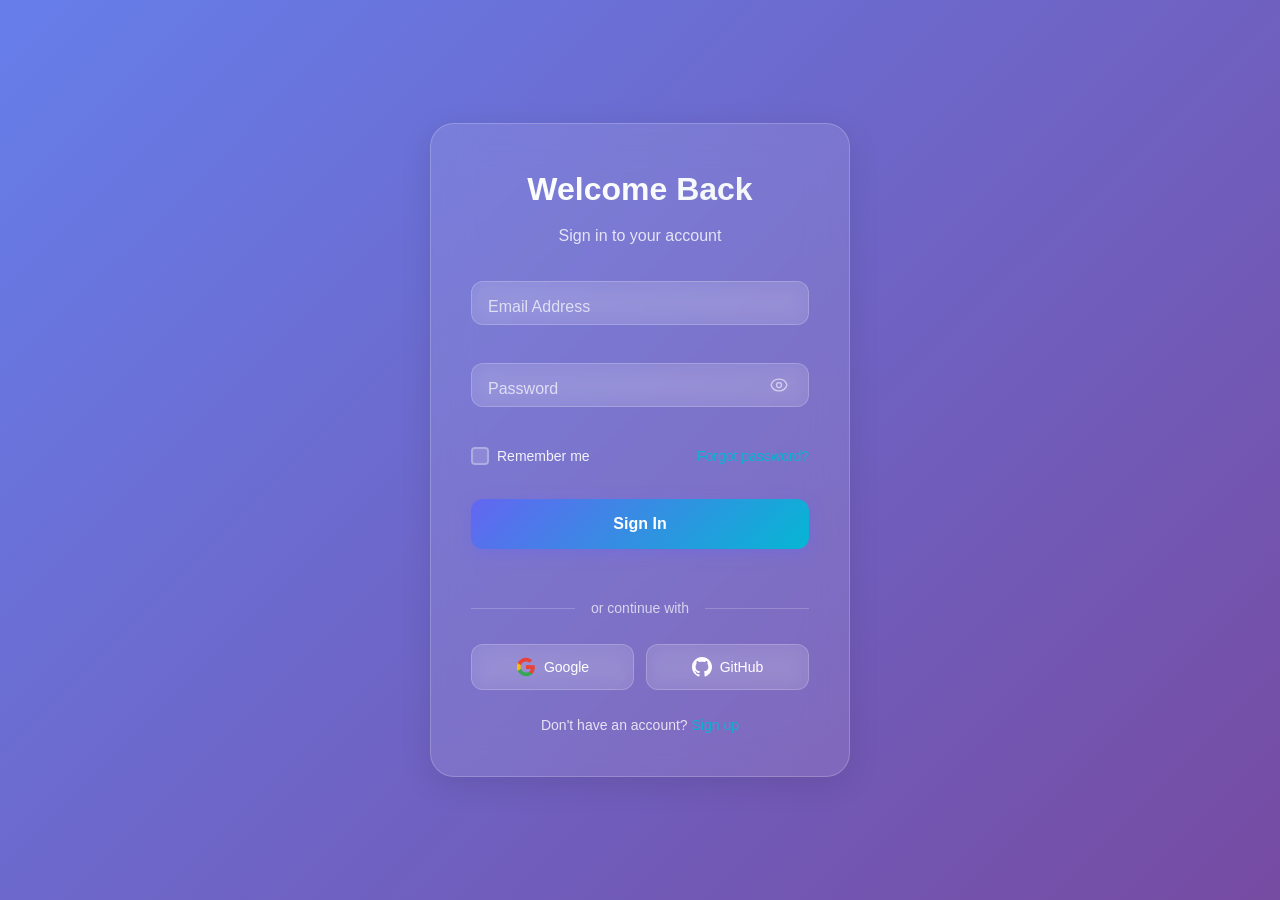
<file: login-page-1/index.html>
<!doctype html>
<html lang="en">
  <head>
    <meta charset="UTF-8" />
    <meta name="viewport" content="width=device-width, initial-scale=1.0" />
    <title>Document</title>
    <link rel="stylesheet" href="style.css" />
  </head>
  <body>
    <div class="login-container">
      <div class="login-card">
        <div class="login-header">
          <h2>Welcome Back</h2>
          <p>Sign in to your account</p>
        </div>

        <form class="login-form" id="loginForm" novalidate>
          <div class="form-group">
            <div class="input-wrapper">
              <input
                type="email"
                id="email"
                name="email"
                required
                autocomplete="email"
                placeholder="Email Address"
              />
              <label for="email">Email Address</label>
              <span class="focus-border"></span>
            </div>
            <span class="error-message" id="emailError"></span>
          </div>

          <div class="form-group">
            <div class="input-wrapper password-wrapper">
              <input
                type="password"
                id="password"
                name="password"
                required
                autocomplete="current-password"
                placeholder="Password"
              />
              <label for="password">Password</label>
              <button
                type="button"
                class="password-toggle"
                id="passwordToggle"
                aria-label="Toggle password visibility"
              >
                <span class="eye-icon"></span>
              </button>
              <span class="focus-border"></span>
            </div>
            <span class="error-message" id="passwordError"></span>
          </div>

          <div class="form-options">
            <label class="remember-wrapper">
              <input type="checkbox" id="remember" name="remember" />
              <span class="checkbox-label">
                <span class="checkmark"></span>
                Remember me
              </span>
            </label>
            <a href="#" class="forgot-password">Forgot password?</a>
          </div>

          <button type="submit" class="login-btn btn">
            <span class="btn-text">Sign In</span>
            <span class="btn-loader"></span>
          </button>
        </form>

        <div class="divider">
          <span>or continue with</span>
        </div>

        <div class="social-login">
          <button type="button" class="social-btn google-btn">
            <span class="social-icon google-icon"></span>
            Google
          </button>
          <button type="button" class="social-btn github-btn">
            <span class="social-icon github-icon"></span>
            GitHub
          </button>
        </div>

        <div class="signup-link">
          <p>Don't have an account? <a href="#">Sign up</a></p>
        </div>

        <div class="success-message" id="successMessage">
          <div class="success-icon">✓</div>
          <h3>Login Successful!</h3>
          <p>Redirecting to your dashboard...</p>
        </div>
      </div>
    </div>

    <script src="script.js"></script>
  </body>
</html>
</file>
<file: login-page-1/style.css>
/* Glassmorphism Login Form - Complete & Self-Contained */

* {
    margin: 0;
    padding: 0;
    box-sizing: border-box;
}

body {
    font-family: 'Inter', -apple-system, BlinkMacSystemFont, 'Segoe UI', Roboto, sans-serif;
    background: linear-gradient(135deg, #667eea 0%, #764ba2 100%);
    min-height: 100vh;
    display: flex;
    align-items: center;
    justify-content: center;
    padding: 20px;
    line-height: 1.6;
}

.login-container {
    width: 100%;
    max-width: 420px;
    perspective: 1000px;
}

/* Form Group & Input Styles */
.form-group {
    margin-bottom: 24px;
    position: relative;
}

.input-wrapper {
    position: relative;
    display: flex;
    flex-direction: column;
}

.input-wrapper input {
    background: rgba(255, 255, 255, 0.1);
    border: 1px solid rgba(255, 255, 255, 0.2);
    border-radius: 12px;
    padding: 16px 16px 8px 16px;
    color: white;
    font-size: 16px;
    font-weight: 400;
    transition: all 0.3s cubic-bezier(0.4, 0, 0.2, 1);
    width: 100%;
    outline: none;
    backdrop-filter: blur(10px);
}

.input-wrapper input::placeholder {
    color: rgba(255, 255, 255, 0.7);
}

.input-wrapper input:focus::placeholder {
    color: transparent;
}

.input-wrapper label {
    position: absolute;
    left: 16px;
    top: 16px;
    color: rgba(255, 255, 255, 0.7);
    font-size: 16px;
    font-weight: 400;
    transition: all 0.3s cubic-bezier(0.4, 0, 0.2, 1);
    pointer-events: auto;
    transform-origin: left top;
    opacity: 0;
}

.input-wrapper input:focus,
.input-wrapper input:valid {
    border-color: #06b6d4;
    background: rgba(255, 255, 255, 0.15);
    transform: translateY(-2px);
    box-shadow: 0 8px 25px rgba(6, 182, 212, 0.2);
}

.input-wrapper input:focus+label,
.input-wrapper input:valid+label {
    transform: translateY(-32px) scale(0.85);
    color: rgba(255, 255, 255, 0.7);
    font-weight: 500;
    opacity: 1;
}

.focus-border {
    position: absolute;
    bottom: 0;
    left: 50%;
    width: 0;
    height: 2px;
    background: linear-gradient(90deg, #06b6d4, #6366f1);
    transition: all 0.3s cubic-bezier(0.4, 0, 0.2, 1);
    transform: translateX(-50%);
    border-radius: 2px;
}

.input-wrapper input:focus~.focus-border {
    width: 100%;
}

/* Error States */
.error-message {
    display: block;
    color: #ef4444;
    font-size: 12px;
    font-weight: 500;
    margin-top: 6px;
    margin-left: 4px;
    opacity: 0;
    transform: translateY(-10px);
    transition: all 0.3s cubic-bezier(0.4, 0, 0.2, 1);
    background: rgba(239, 68, 68, 0.1);
    padding: 4px 8px;
    border-radius: 6px;
    backdrop-filter: blur(10px);
}

.error-message.show {
    opacity: 1;
    transform: translateY(0);
}

.form-group.error .input-wrapper input {
    border-color: #ef4444;
    background: rgba(239, 68, 68, 0.1);
    animation: shake 0.5s ease-in-out;
}

/* Button Styles */
.btn {
    background: linear-gradient(135deg, #6366f1 0%, #06b6d4 100%);
    border: none;
    border-radius: 12px;
    padding: 16px 24px;
    color: white;
    font-size: 16px;
    font-weight: 600;
    cursor: pointer;
    transition: all 0.3s cubic-bezier(0.4, 0, 0.2, 1);
    position: relative;
    overflow: hidden;
    transform: translateY(0);
    box-shadow: 0 4px 15px rgba(99, 102, 241, 0.4);
}

.btn::before {
    content: '';
    position: absolute;
    top: 0;
    left: -100%;
    width: 100%;
    height: 100%;
    background: linear-gradient(90deg, transparent, rgba(255, 255, 255, 0.2), transparent);
    transition: left 0.5s ease;
}

.btn:hover {
    transform: translateY(-2px);
    box-shadow: 0 8px 25px rgba(99, 102, 241, 0.6);
}

.btn:hover::before {
    left: 100%;
}

.btn:active {
    transform: translateY(0);
}

/* Loading State */
.btn.loading {
    pointer-events: none;
}

.btn-text {
    transition: opacity 0.3s ease;
}

.btn-loader {
    position: absolute;
    top: 50%;
    left: 50%;
    transform: translate(-50%, -50%);
    width: 20px;
    height: 20px;
    border: 2px solid transparent;
    border-top: 2px solid white;
    border-radius: 50%;
    opacity: 0;
    animation: spin 1s linear infinite;
    transition: opacity 0.3s ease;
}

.btn.loading .btn-text {
    opacity: 0;
}

.btn.loading .btn-loader {
    opacity: 1;
}

/* Checkbox Styles */
.remember-wrapper {
    display: flex;
    align-items: center;
    gap: 8px;
    cursor: pointer;
}

.remember-wrapper input[type="checkbox"] {
    display: none;
}

.checkbox-label {
    color: rgba(255, 255, 255, 0.9);
    font-size: 14px;
    cursor: pointer;
    user-select: none;
    display: flex;
    align-items: center;
    gap: 8px;
}

.checkmark {
    width: 18px;
    height: 18px;
    border: 2px solid rgba(255, 255, 255, 0.3);
    border-radius: 4px;
    display: flex;
    align-items: center;
    justify-content: center;
    transition: all 0.3s cubic-bezier(0.4, 0, 0.2, 1);
    flex-shrink: 0;
    background: rgba(255, 255, 255, 0.1);
    backdrop-filter: blur(10px);
}

.remember-wrapper input[type="checkbox"]:checked~.checkbox-label .checkmark {
    background: #06b6d4;
    border-color: #06b6d4;
    transform: scale(1.1);
}

.remember-wrapper input[type="checkbox"]:checked~.checkbox-label .checkmark::after {
    content: '✓';
    color: white;
    font-size: 11px;
    font-weight: bold;
    animation: checkmarkPop 0.3s cubic-bezier(0.68, -0.55, 0.265, 1.55);
}

/* Success Message */
.success-message {
    display: none;
    text-align: center;
    padding: 40px 20px;
    opacity: 0;
    transform: translateY(20px);
    transition: all 0.5s cubic-bezier(0.4, 0, 0.2, 1);
}

.success-message.show {
    display: block;
    opacity: 1;
    transform: translateY(0);
}

.success-icon {
    width: 60px;
    height: 60px;
    background: #22c55e;
    border-radius: 50%;
    display: flex;
    align-items: center;
    justify-content: center;
    font-size: 24px;
    color: white;
    margin: 0 auto 20px;
    animation: successPulse 0.6s cubic-bezier(0.68, -0.55, 0.265, 1.55);
}

.success-message h3 {
    color: white;
    font-size: 1.5rem;
    margin-bottom: 8px;
}

.success-message p {
    color: rgba(255, 255, 255, 0.8);
    font-size: 1rem;
}

/* Animations */
@keyframes spin {
    0% {
        transform: translate(-50%, -50%) rotate(0deg);
    }

    100% {
        transform: translate(-50%, -50%) rotate(360deg);
    }
}

@keyframes shake {

    0%,
    100% {
        transform: translateX(0);
    }

    25% {
        transform: translateX(-5px);
    }

    75% {
        transform: translateX(5px);
    }
}

@keyframes checkmarkPop {
    0% {
        transform: scale(0);
    }

    50% {
        transform: scale(1.3);
    }

    100% {
        transform: scale(1);
    }
}

@keyframes successPulse {
    0% {
        transform: scale(0);
    }

    50% {
        transform: scale(1.1);
    }

    100% {
        transform: scale(1);
    }
}

.login-card {
    background: rgba(255, 255, 255, 0.1);
    backdrop-filter: blur(20px);
    -webkit-backdrop-filter: blur(20px);
    border: 1px solid rgba(255, 255, 255, 0.2);
    border-radius: 24px;
    padding: 40px;
    box-shadow: 0 8px 32px rgba(0, 0, 0, 0.1);
    transform: translateY(0);
    transition: all 0.3s cubic-bezier(0.4, 0, 0.2, 1);
    position: relative;
    overflow: hidden;
}

.login-card::before {
    content: '';
    position: absolute;
    top: 0;
    left: -100%;
    width: 100%;
    height: 2px;
    background: linear-gradient(90deg, transparent, #06b6d4, transparent);
    transition: left 0.5s ease;
}

.login-card:hover::before {
    left: 100%;
}

.login-card:hover {
    transform: translateY(-5px);
    box-shadow: 0 12px 40px rgba(0, 0, 0, 0.15);
}

.login-header {
    text-align: center;
    margin-bottom: 32px;
}

.login-header h2 {
    color: white;
    font-size: 2rem;
    font-weight: 700;
    margin-bottom: 8px;
    background: linear-gradient(135deg, #ffffff 0%, #f1f5f9 100%);
    -webkit-background-clip: text;
    background-clip: text;
    -webkit-text-fill-color: transparent;
}

.login-header p {
    color: rgba(255, 255, 255, 0.8);
    font-size: 1rem;
    font-weight: 400;
}

/* Password Toggle Specific Styles */
.password-wrapper {
    position: relative;
}

.password-wrapper input {
    padding-right: 48px;
}

.password-toggle {
    position: absolute;
    right: 12px;
    top: 50%;
    transform: translateY(-50%);
    background: none;
    border: none;
    cursor: pointer;
    padding: 8px;
    color: rgba(255, 255, 255, 0.6);
    transition: color 0.3s cubic-bezier(0.4, 0, 0.2, 1);
    z-index: 2;
}

.password-toggle:hover {
    color: rgba(255, 255, 255, 0.9);
}

.eye-icon {
    display: block;
    width: 20px;
    height: 20px;
    background-image: url("data:image/svg+xml,%3csvg xmlns='http://www.w3.org/2000/svg' fill='none' viewBox='0 0 24 24' stroke='rgba(255,255,255,0.6)' stroke-width='1.5'%3e%3cpath stroke-linecap='round' stroke-linejoin='round' d='M15 12a3 3 0 11-6 0 3 3 0 016 0z'/%3e%3cpath stroke-linecap='round' stroke-linejoin='round' d='M2.458 12C3.732 7.943 7.523 5 12 5c4.478 0 8.268 2.943 9.542 7-1.274 4.057-5.064 7-9.542 7-4.477 0-8.268-2.943-9.542-7z'/%3e%3c/svg%3e");
    background-size: contain;
    background-repeat: no-repeat;
    background-position: center;
    transition: background-image 0.3s cubic-bezier(0.4, 0, 0.2, 1);
}

.eye-icon.show-password {
    background-image: url("data:image/svg+xml,%3csvg xmlns='http://www.w3.org/2000/svg' fill='none' viewBox='0 0 24 24' stroke='rgba(255,255,255,0.6)' stroke-width='1.5'%3e%3cpath stroke-linecap='round' stroke-linejoin='round' d='M3.98 8.223A10.477 10.477 0 001.934 12C3.226 16.338 7.244 19.5 12 19.5c.993 0 1.953-.138 2.863-.395M6.228 6.228A10.45 10.45 0 0112 4.5c4.756 0 8.773 3.162 10.065 7.498a10.523 10.523 0 01-4.293 5.774M6.228 6.228L3 3m3.228 3.228l3.65 3.65m7.894 7.894L21 21m-3.228-3.228l-3.65-3.65m0 0a3 3 0 11-4.243-4.243m4.242 4.242L9.88 9.88'/%3e%3c/svg%3e");
}

/* Form Options */
.form-options {
    display: flex;
    justify-content: space-between;
    align-items: center;
    margin-bottom: 32px;
    flex-wrap: wrap;
    gap: 12px;
}

.forgot-password {
    color: #06b6d4;
    text-decoration: none;
    font-size: 14px;
    font-weight: 500;
    transition: all 0.3s cubic-bezier(0.4, 0, 0.2, 1);
    position: relative;
}

.forgot-password::after {
    content: '';
    position: absolute;
    bottom: -2px;
    left: 0;
    width: 0;
    height: 1px;
    background: #06b6d4;
    transition: width 0.3s cubic-bezier(0.4, 0, 0.2, 1);
}

.forgot-password:hover::after {
    width: 100%;
}

.forgot-password:hover {
    color: white;
}

/* Login Button */
.login-btn {
    width: 100%;
    margin-bottom: 24px;
}

/* Divider */
.divider {
    text-align: center;
    margin: 24px 0;
    position: relative;
    display: flex;
    align-items: center;
    justify-content: center;
}

.divider::before,
.divider::after {
    content: '';
    flex: 1;
    height: 1px;
    background: rgba(255, 255, 255, 0.2);
}

.divider::before {
    margin-right: 16px;
}

.divider::after {
    margin-left: 16px;
}

.divider span {
    color: rgba(255, 255, 255, 0.7);
    font-size: 14px;
    white-space: nowrap;
}

/* Social Login */
.social-login {
    display: flex;
    gap: 12px;
    margin-bottom: 24px;
}

.social-btn {
    flex: 1;
    background: rgba(255, 255, 255, 0.1);
    backdrop-filter: blur(10px);
    border: 1px solid rgba(255, 255, 255, 0.2);
    border-radius: 12px;
    padding: 12px 16px;
    color: white;
    font-size: 14px;
    font-weight: 500;
    cursor: pointer;
    transition: all 0.3s cubic-bezier(0.4, 0, 0.2, 1);
    display: flex;
    align-items: center;
    justify-content: center;
    gap: 8px;
}

.social-btn:hover {
    background: rgba(255, 255, 255, 0.15);
    transform: translateY(-2px);
    box-shadow: 0 4px 15px rgba(0, 0, 0, 0.1);
}

.social-icon {
    width: 20px;
    height: 20px;
    background-size: contain;
    background-repeat: no-repeat;
    background-position: center;
}

.google-icon {
    background-image: url("data:image/svg+xml,%3csvg xmlns='http://www.w3.org/2000/svg' viewBox='0 0 24 24'%3e%3cpath fill='%23ea4335' d='M22.56 12.25c0-.78-.07-1.53-.2-2.25H12v4.26h5.92c-.26 1.37-1.04 2.53-2.21 3.31v2.77h3.57c2.08-1.92 3.28-4.74 3.28-8.09z'/%3e%3cpath fill='%2334a853' d='M12 23c2.97 0 5.46-.98 7.28-2.66l-3.57-2.77c-.98.66-2.23 1.06-3.71 1.06-2.86 0-5.29-1.93-6.16-4.53H2.18v2.84C3.99 20.53 7.7 23 12 23z'/%3e%3cpath fill='%23fbbc05' d='M5.84 14.09c-.22-.66-.35-1.36-.35-2.09s.13-1.43.35-2.09V7.07H2.18C1.43 8.55 1 10.22 1 12s.43 3.45 1.18 4.93l2.85-2.22.81-.62z'/%3e%3cpath fill='%23ea4335' d='M12 5.38c1.62 0 3.06.56 4.21 1.64l3.15-3.15C17.45 2.09 14.97 1 12 1 7.7 1 3.99 3.47 2.18 7.07l3.66 2.84c.87-2.6 3.3-4.53 6.16-4.53z'/%3e%3c/svg%3e");
}

.github-icon {
    background-image: url("data:image/svg+xml,%3csvg xmlns='http://www.w3.org/2000/svg' viewBox='0 0 24 24' fill='white'%3e%3cpath d='M12 0c-6.626 0-12 5.373-12 12 0 5.302 3.438 9.8 8.207 11.387.599.111.793-.261.793-.577v-2.234c-3.338.726-4.033-1.416-4.033-1.416-.546-1.387-1.333-1.756-1.333-1.756-1.089-.745.083-.729.083-.729 1.205.084 1.839 1.237 1.839 1.237 1.07 1.834 2.807 1.304 3.492.997.107-.775.418-1.305.762-1.604-2.665-.305-5.467-1.334-5.467-5.931 0-1.311.469-2.381 1.236-3.221-.124-.303-.535-1.524.117-3.176 0 0 1.008-.322 3.301 1.23.957-.266 1.983-.399 3.003-.404 1.02.005 2.047.138 3.006.404 2.291-1.552 3.297-1.23 3.297-1.23.653 1.653.242 2.874.118 3.176.77.84 1.235 1.911 1.235 3.221 0 4.609-2.807 5.624-5.479 5.921.43.372.823 1.102.823 2.222v3.293c0 .319.192.694.801.576 4.765-1.589 8.199-6.086 8.199-11.386 0-6.627-5.373-12-12-12z'/%3e%3c/svg%3e");
}

/* Signup Link */
.signup-link {
    text-align: center;
}

.signup-link p {
    color: rgba(255, 255, 255, 0.8);
    font-size: 14px;
}

.signup-link a {
    color: #06b6d4;
    text-decoration: none;
    font-weight: 500;
    transition: color 0.3s cubic-bezier(0.4, 0, 0.2, 1);
}

.signup-link a:hover {
    color: white;
}

/* Mobile Responsive */
@media (max-width: 480px) {
    .login-card {
        padding: 24px;
        margin: 10px;
        border-radius: 20px;
    }

    .login-header h2 {
        font-size: 1.75rem;
    }

    .password-wrapper input {
        padding-right: 44px;
    }

    .social-login {
        flex-direction: column;
    }

    .form-options {
        flex-direction: column;
        align-items: flex-start;
        gap: 16px;
    }
}
</file>
